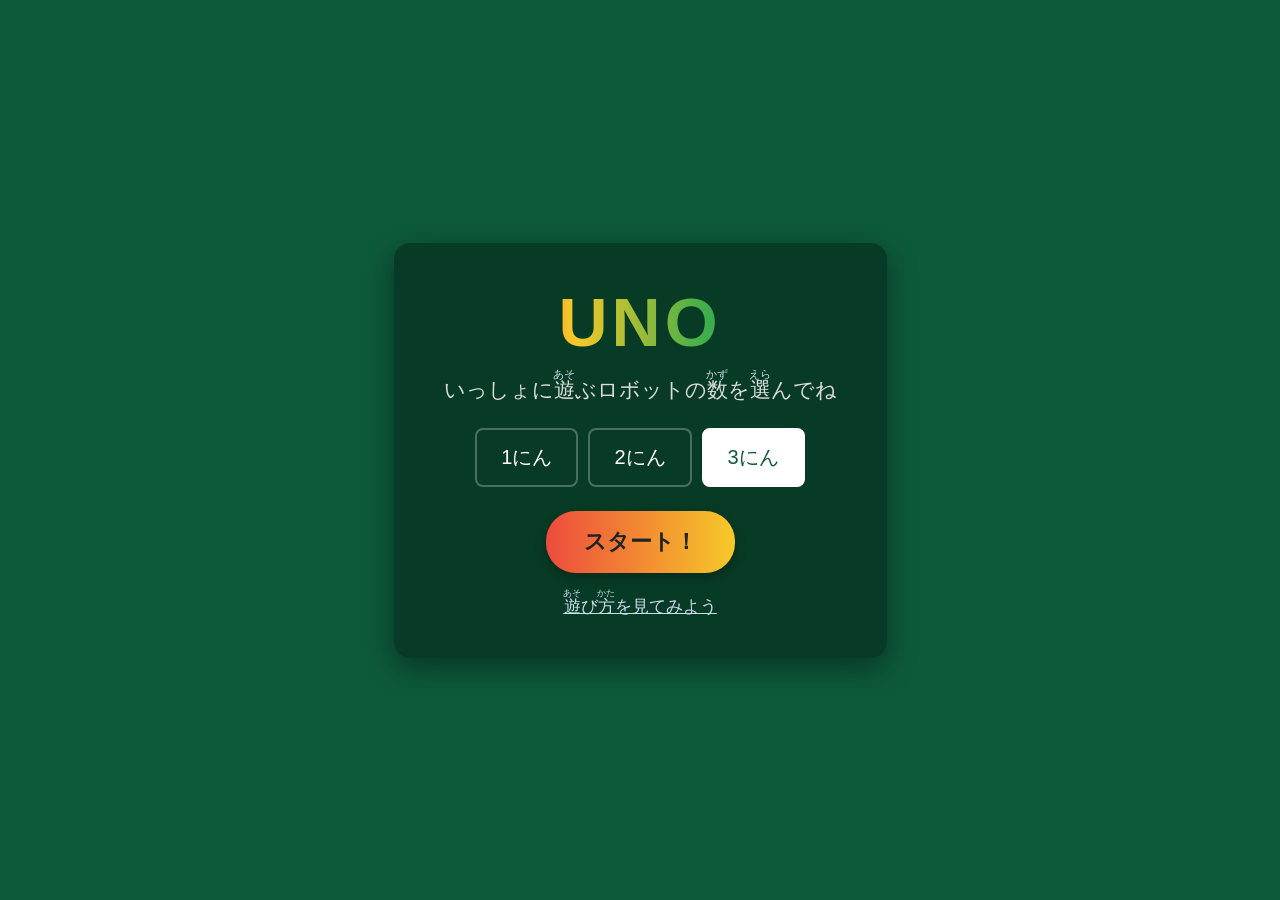
<file: index.html>
<!DOCTYPE html>
<html lang="ja">
<head>
<meta charset="UTF-8">
<meta name="viewport" content="width=device-width, initial-scale=1.0">
<title>UNO</title>
<link rel="stylesheet" href="style.css">
</head>
<body>

<div id="setup-screen" class="screen">
  <div class="setup-box">
    <h1 class="title">UNO</h1>
    <p class="subtitle">いっしょに<ruby>遊<rt>あそ</rt></ruby>ぶロボットの<ruby>数<rt>かず</rt></ruby>を<ruby>選<rt>えら</rt></ruby>んでね</p>
    <div class="opponent-select" id="opponent-select">
      <button class="opt-btn" data-count="1">1にん</button>
      <button class="opt-btn" data-count="2">2にん</button>
      <button class="opt-btn selected" data-count="3">3にん</button>
    </div>
    <button id="start-btn" class="primary-btn">スタート！</button>
    <a href="rules.html" class="rules-link" target="_blank" rel="noopener"><ruby>遊<rt>あそ</rt></ruby>び<ruby>方<rt>かた</rt></ruby>を見てみよう</a>
  </div>
</div>

<div id="janken-screen" class="screen hidden">
  <div class="setup-box">
    <h1 class="title-small">じゃんけん</h1>
    <p id="janken-message" class="subtitle"><ruby>最初<rt>さいしょ</rt></ruby>に<ruby>遊<rt>あそ</rt></ruby>ぶ<ruby>人<rt>ひと</rt></ruby>をじゃんけんできめるよ！</p>
    <div id="janken-throws" class="janken-throws"></div>
    <div id="janken-hands" class="janken-hands">
      <button class="janken-btn" data-hand="rock">✊<br>グー</button>
      <button class="janken-btn" data-hand="scissors">✌️<br>チョキ</button>
      <button class="janken-btn" data-hand="paper">✋<br>パー</button>
    </div>
    <button id="janken-start-btn" class="primary-btn hidden">はじめる</button>
  </div>
</div>

<div id="game-screen" class="screen hidden">
  <div id="opponents-area"></div>

  <div id="table-area">
    <div id="log-box"></div>
    <div id="table-center">
      <div id="center-area">
        <div id="draw-pile" class="pile">
          <div class="card card-back"></div>
          <div id="draw-count" class="pile-count">0</div>
        </div>
        <div id="discard-pile" class="pile">
          <div id="current-color-ring"></div>
        </div>
      </div>
      <div id="direction-indicator">↻ とけいまわり</div>
    </div>
  </div>

  <div id="player-area">
    <div id="player-info">
      <span id="turn-indicator"></span>
      <button id="uno-btn" class="uno-btn hidden">UNO!</button>
    </div>
    <div id="player-hand"></div>
    <div id="player-controls">
      <button id="play-btn" class="secondary-btn play-btn hidden"><ruby>出<rt>だ</rt></ruby>す</button>
      <button id="draw-btn" class="secondary-btn">カードを<ruby>引<rt>ひ</rt></ruby>く</button>
      <button id="pass-btn" class="secondary-btn hidden">パス</button>
      <button id="newgame-btn" class="secondary-btn"><ruby>最初<rt>さいしょ</rt></ruby>から</button>
      <a href="rules.html" class="secondary-btn rules-link-ingame" target="_blank" rel="noopener"><ruby>遊<rt>あそ</rt></ruby>び<ruby>方<rt>かた</rt></ruby></a>
    </div>
  </div>
</div>

<div id="color-modal" class="modal hidden">
  <div class="modal-box">
    <p><ruby>色<rt>いろ</rt></ruby>を<ruby>選<rt>えら</rt></ruby>んでね</p>
    <div class="color-choice">
      <button class="color-btn" data-color="red"></button>
      <button class="color-btn" data-color="yellow"></button>
      <button class="color-btn" data-color="green"></button>
      <button class="color-btn" data-color="blue"></button>
    </div>
  </div>
</div>

<div id="result-modal" class="modal hidden">
  <div class="modal-box">
    <h2 id="result-text"></h2>
    <button id="result-newgame-btn" class="primary-btn">もう<ruby>一回<rt>いっかい</rt></ruby><ruby>遊<rt>あそ</rt></ruby>ぶ</button>
  </div>
</div>

<script src="script.js"></script>
</body>
</html>
</file>
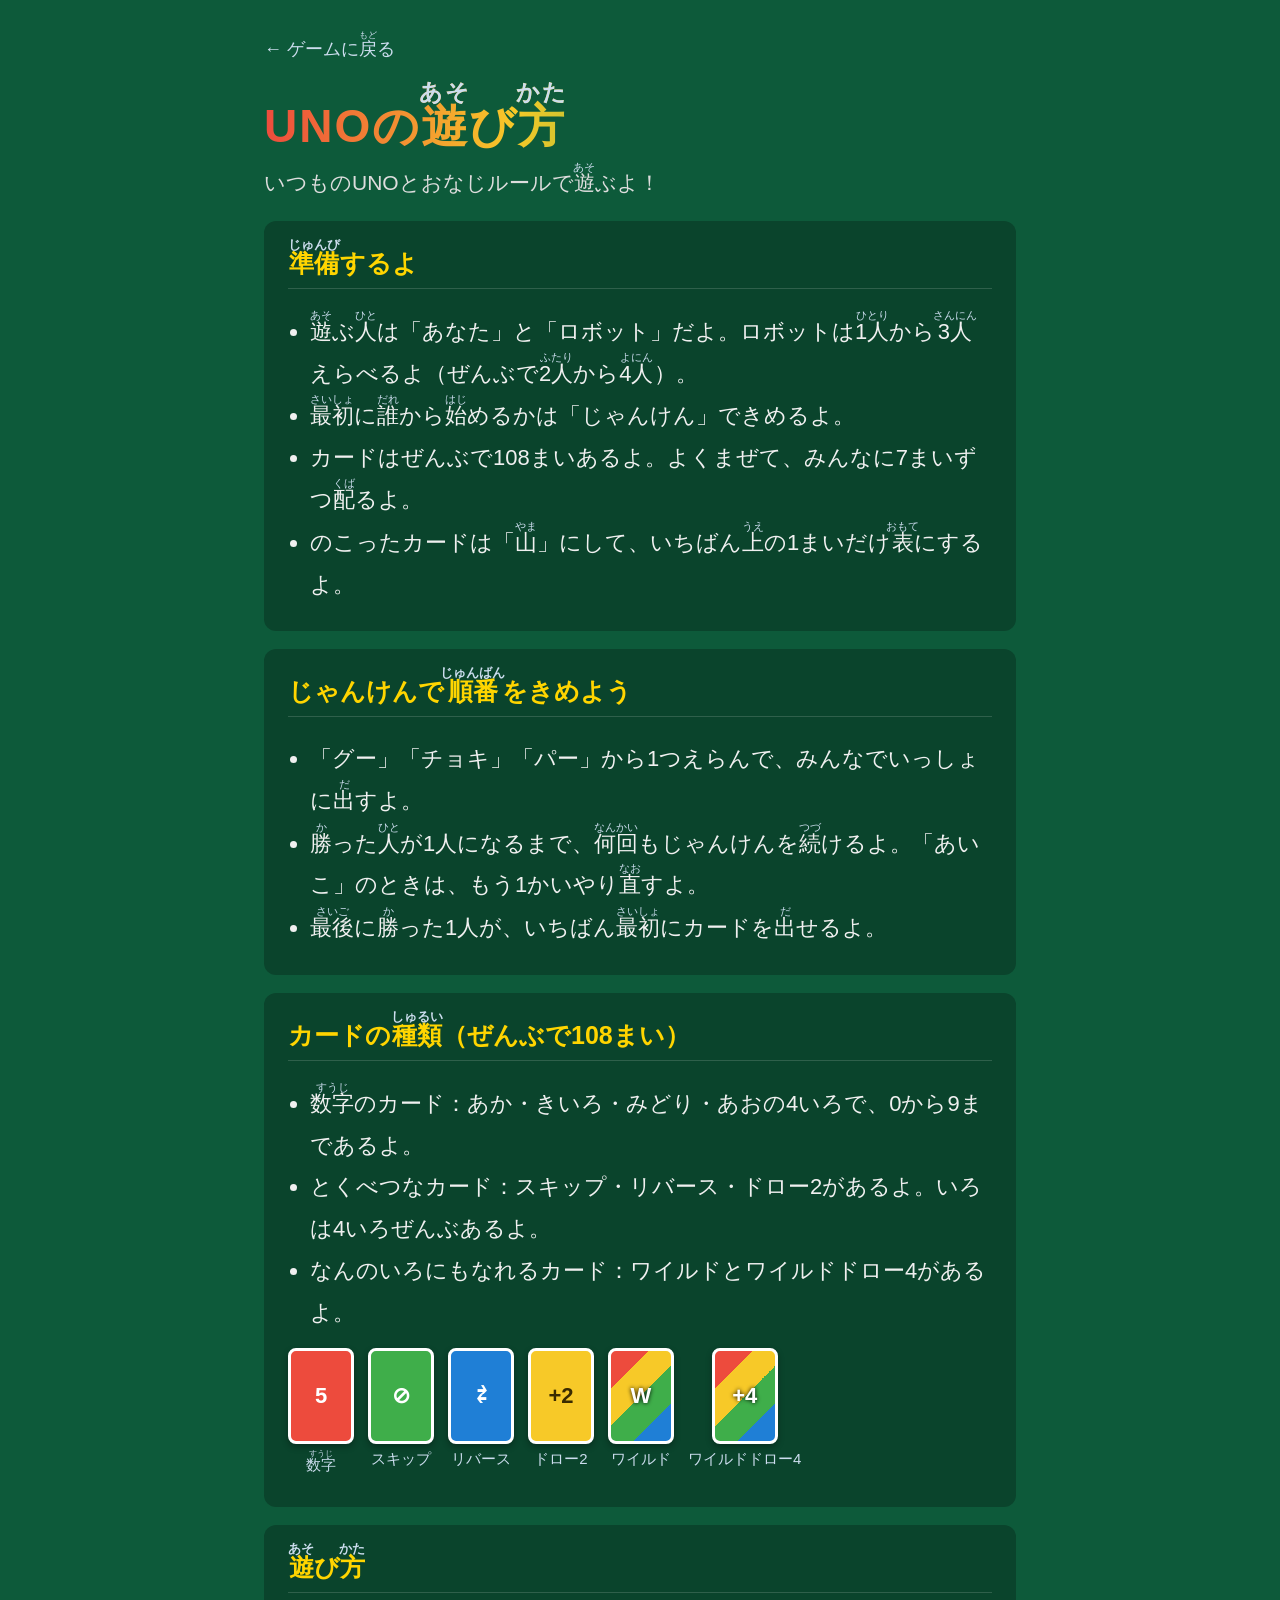
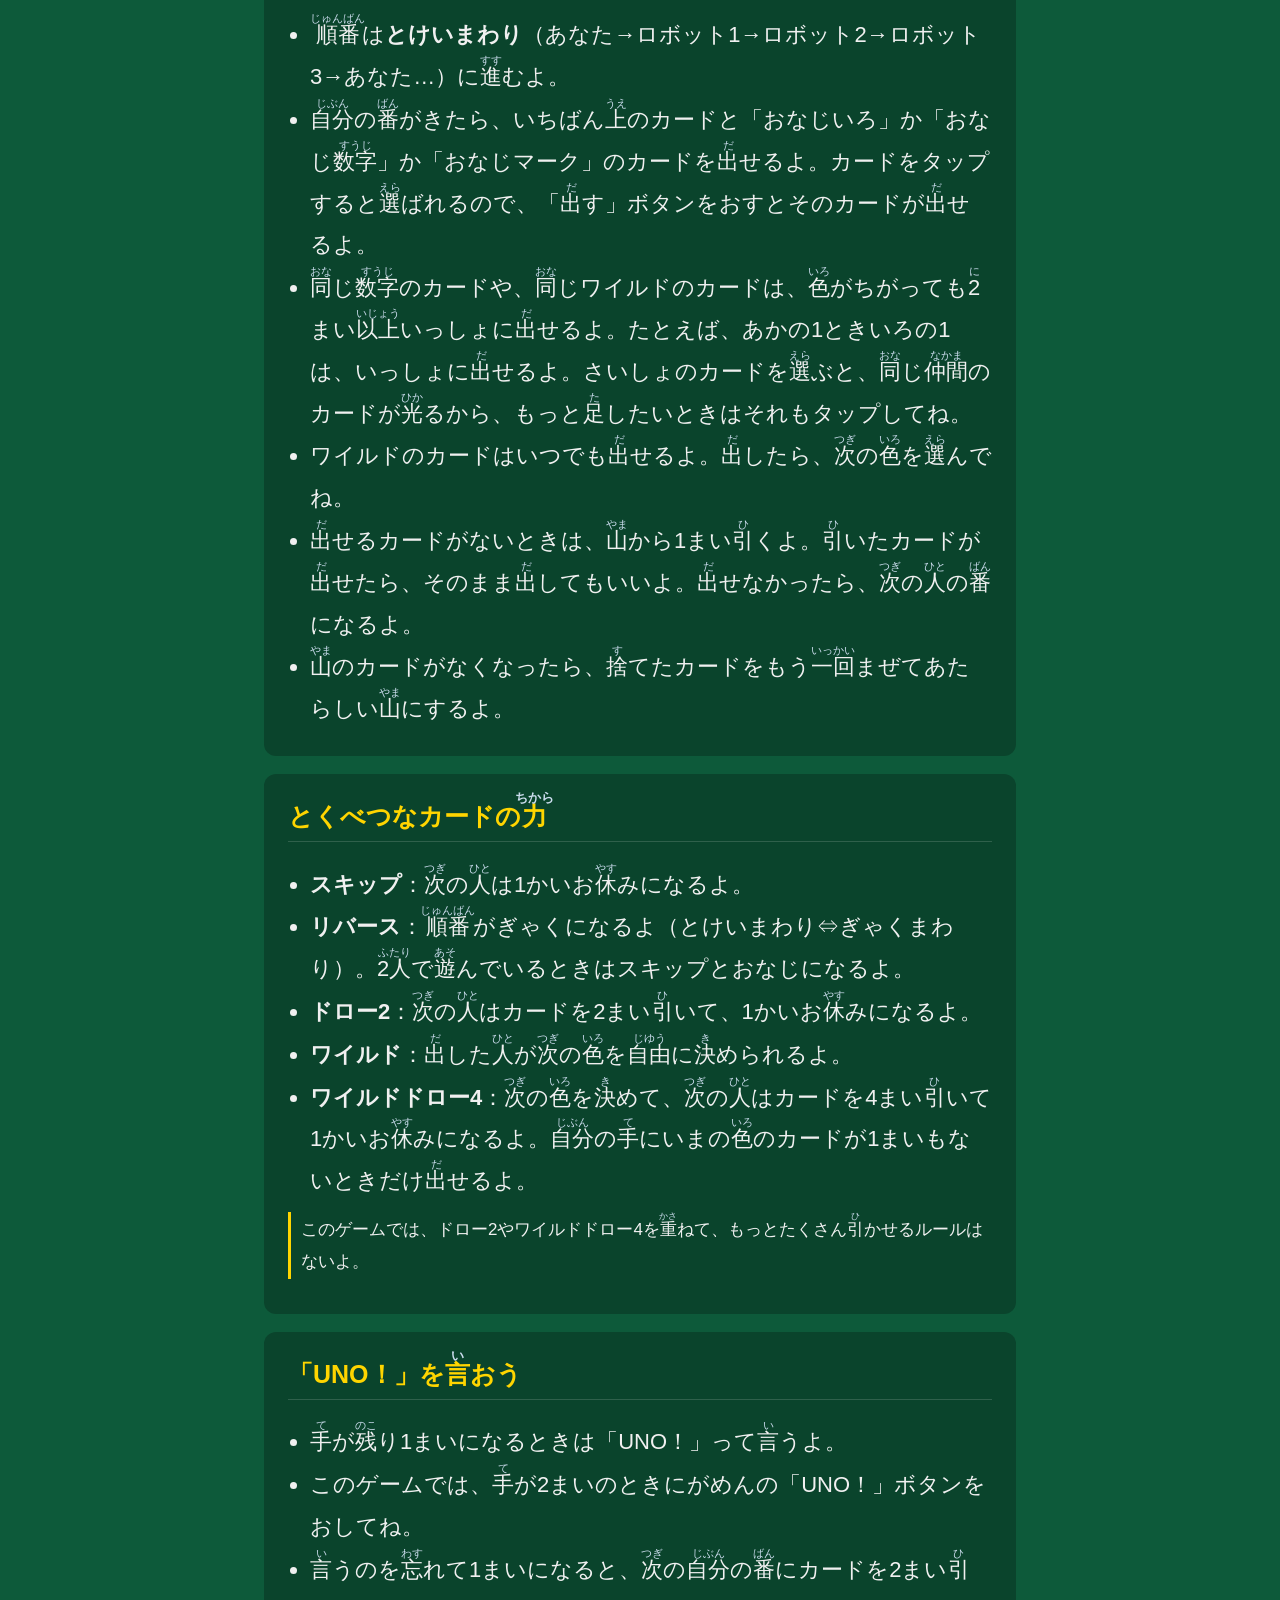
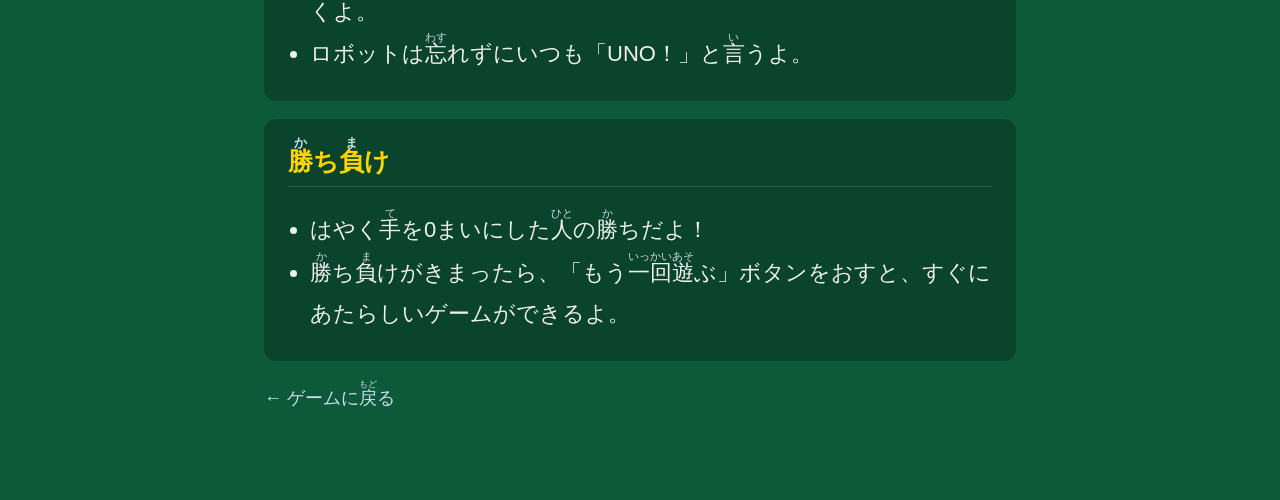
<file: rules.html>
<!DOCTYPE html>
<html lang="ja" class="rules-page">
<head>
<meta charset="UTF-8">
<meta name="viewport" content="width=device-width, initial-scale=1.0">
<title>UNO - 遊び方</title>
<link rel="stylesheet" href="style.css">
</head>
<body class="rules-page">
<div class="rules-wrap">
  <a class="back-link" href="index.html">&larr; ゲームに<ruby>戻<rt>もど</rt></ruby>る</a>
  <h1>UNOの<ruby>遊<rt>あそ</rt></ruby>び<ruby>方<rt>かた</rt></ruby></h1>
  <p class="subtitle">いつものUNOとおなじルールで<ruby>遊<rt>あそ</rt></ruby>ぶよ！</p>

  <div class="rules-section">
    <h2><ruby>準備<rt>じゅんび</rt></ruby>するよ</h2>
    <ul>
      <li><ruby>遊<rt>あそ</rt></ruby>ぶ<ruby>人<rt>ひと</rt></ruby>は「あなた」と「ロボット」だよ。ロボットは<ruby>1人<rt>ひとり</rt></ruby>から<ruby>3人<rt>さんにん</rt></ruby>えらべるよ（ぜんぶで<ruby>2人<rt>ふたり</rt></ruby>から<ruby>4人<rt>よにん</rt></ruby>）。</li>
      <li><ruby>最初<rt>さいしょ</rt></ruby>に<ruby>誰<rt>だれ</rt></ruby>から<ruby>始<rt>はじ</rt></ruby>めるかは「じゃんけん」できめるよ。</li>
      <li>カードはぜんぶで108まいあるよ。よくまぜて、みんなに7まいずつ<ruby>配<rt>くば</rt></ruby>るよ。</li>
      <li>のこったカードは「<ruby>山<rt>やま</rt></ruby>」にして、いちばん<ruby>上<rt>うえ</rt></ruby>の1まいだけ<ruby>表<rt>おもて</rt></ruby>にするよ。</li>
    </ul>
  </div>

  <div class="rules-section">
    <h2>じゃんけんで<ruby>順番<rt>じゅんばん</rt></ruby>をきめよう</h2>
    <ul>
      <li>「グー」「チョキ」「パー」から1つえらんで、みんなでいっしょに<ruby>出<rt>だ</rt></ruby>すよ。</li>
      <li><ruby>勝<rt>か</rt></ruby>った<ruby>人<rt>ひと</rt></ruby>が1人になるまで、<ruby>何回<rt>なんかい</rt></ruby>もじゃんけんを<ruby>続<rt>つづ</rt></ruby>けるよ。「あいこ」のときは、もう1かいやり<ruby>直<rt>なお</rt></ruby>すよ。</li>
      <li><ruby>最後<rt>さいご</rt></ruby>に<ruby>勝<rt>か</rt></ruby>った1人が、いちばん<ruby>最初<rt>さいしょ</rt></ruby>にカードを<ruby>出<rt>だ</rt></ruby>せるよ。</li>
    </ul>
  </div>

  <div class="rules-section">
    <h2>カードの<ruby>種類<rt>しゅるい</rt></ruby>（ぜんぶで108まい）</h2>
    <ul>
      <li><ruby>数字<rt>すうじ</rt></ruby>のカード：あか・きいろ・みどり・あおの4いろで、0から9まであるよ。</li>
      <li>とくべつなカード：スキップ・リバース・ドロー2があるよ。いろは4いろぜんぶあるよ。</li>
      <li>なんのいろにもなれるカード：ワイルドとワイルドドロー4があるよ。</li>
    </ul>
    <div class="card-sample-row">
      <div class="card-sample"><div class="card red">5</div><div class="card-sample-label"><ruby>数字<rt>すうじ</rt></ruby></div></div>
      <div class="card-sample"><div class="card green">⊘</div><div class="card-sample-label">スキップ</div></div>
      <div class="card-sample"><div class="card blue">⇄</div><div class="card-sample-label">リバース</div></div>
      <div class="card-sample"><div class="card yellow">+2</div><div class="card-sample-label">ドロー2</div></div>
      <div class="card-sample"><div class="card wild">W</div><div class="card-sample-label">ワイルド</div></div>
      <div class="card-sample"><div class="card wild">+4</div><div class="card-sample-label">ワイルドドロー4</div></div>
    </div>
  </div>

  <div class="rules-section">
    <h2><ruby>遊<rt>あそ</rt></ruby>び<ruby>方<rt>かた</rt></ruby></h2>
    <ul>
      <li><ruby>順番<rt>じゅんばん</rt></ruby>は<strong>とけいまわり</strong>（あなた→ロボット1→ロボット2→ロボット3→あなた…）に<ruby>進<rt>すす</rt></ruby>むよ。</li>
      <li><ruby>自分<rt>じぶん</rt></ruby>の<ruby>番<rt>ばん</rt></ruby>がきたら、いちばん<ruby>上<rt>うえ</rt></ruby>のカードと「おなじいろ」か「おなじ<ruby>数字<rt>すうじ</rt></ruby>」か「おなじマーク」のカードを<ruby>出<rt>だ</rt></ruby>せるよ。カードをタップすると<ruby>選<rt>えら</rt></ruby>ばれるので、「<ruby>出<rt>だ</rt></ruby>す」ボタンをおすとそのカードが<ruby>出<rt>だ</rt></ruby>せるよ。</li>
      <li><ruby>同<rt>おな</rt></ruby>じ<ruby>数字<rt>すうじ</rt></ruby>のカードや、<ruby>同<rt>おな</rt></ruby>じワイルドのカードは、<ruby>色<rt>いろ</rt></ruby>がちがっても<ruby>2<rt>に</rt></ruby>まい<ruby>以上<rt>いじょう</rt></ruby>いっしょに<ruby>出<rt>だ</rt></ruby>せるよ。たとえば、あかの1ときいろの1は、いっしょに<ruby>出<rt>だ</rt></ruby>せるよ。さいしょのカードを<ruby>選<rt>えら</rt></ruby>ぶと、<ruby>同<rt>おな</rt></ruby>じ<ruby>仲間<rt>なかま</rt></ruby>のカードが<ruby>光<rt>ひか</rt></ruby>るから、もっと<ruby>足<rt>た</rt></ruby>したいときはそれもタップしてね。</li>
      <li>ワイルドのカードはいつでも<ruby>出<rt>だ</rt></ruby>せるよ。<ruby>出<rt>だ</rt></ruby>したら、<ruby>次<rt>つぎ</rt></ruby>の<ruby>色<rt>いろ</rt></ruby>を<ruby>選<rt>えら</rt></ruby>んでね。</li>
      <li><ruby>出<rt>だ</rt></ruby>せるカードがないときは、<ruby>山<rt>やま</rt></ruby>から1まい<ruby>引<rt>ひ</rt></ruby>くよ。<ruby>引<rt>ひ</rt></ruby>いたカードが<ruby>出<rt>だ</rt></ruby>せたら、そのまま<ruby>出<rt>だ</rt></ruby>してもいいよ。<ruby>出<rt>だ</rt></ruby>せなかったら、<ruby>次<rt>つぎ</rt></ruby>の<ruby>人<rt>ひと</rt></ruby>の<ruby>番<rt>ばん</rt></ruby>になるよ。</li>
      <li><ruby>山<rt>やま</rt></ruby>のカードがなくなったら、<ruby>捨<rt>す</rt></ruby>てたカードをもう<ruby>一回<rt>いっかい</rt></ruby>まぜてあたらしい<ruby>山<rt>やま</rt></ruby>にするよ。</li>
    </ul>
  </div>

  <div class="rules-section">
    <h2>とくべつなカードの<ruby>力<rt>ちから</rt></ruby></h2>
    <ul>
      <li><strong>スキップ</strong>：<ruby>次<rt>つぎ</rt></ruby>の<ruby>人<rt>ひと</rt></ruby>は1かいお<ruby>休<rt>やす</rt></ruby>みになるよ。</li>
      <li><strong>リバース</strong>：<ruby>順番<rt>じゅんばん</rt></ruby>がぎゃくになるよ（とけいまわり⇔ぎゃくまわり）。<ruby>2人<rt>ふたり</rt></ruby>で<ruby>遊<rt>あそ</rt></ruby>んでいるときはスキップとおなじになるよ。</li>
      <li><strong>ドロー2</strong>：<ruby>次<rt>つぎ</rt></ruby>の<ruby>人<rt>ひと</rt></ruby>はカードを2まい<ruby>引<rt>ひ</rt></ruby>いて、1かいお<ruby>休<rt>やす</rt></ruby>みになるよ。</li>
      <li><strong>ワイルド</strong>：<ruby>出<rt>だ</rt></ruby>した<ruby>人<rt>ひと</rt></ruby>が<ruby>次<rt>つぎ</rt></ruby>の<ruby>色<rt>いろ</rt></ruby>を<ruby>自由<rt>じゆう</rt></ruby>に<ruby>決<rt>き</rt></ruby>められるよ。</li>
      <li><strong>ワイルドドロー4</strong>：<ruby>次<rt>つぎ</rt></ruby>の<ruby>色<rt>いろ</rt></ruby>を<ruby>決<rt>き</rt></ruby>めて、<ruby>次<rt>つぎ</rt></ruby>の<ruby>人<rt>ひと</rt></ruby>はカードを4まい<ruby>引<rt>ひ</rt></ruby>いて1かいお<ruby>休<rt>やす</rt></ruby>みになるよ。<ruby>自分<rt>じぶん</rt></ruby>の<ruby>手<rt>て</rt></ruby>にいまの<ruby>色<rt>いろ</rt></ruby>のカードが1まいもないときだけ<ruby>出<rt>だ</rt></ruby>せるよ。</li>
    </ul>
    <p class="rules-note">このゲームでは、ドロー2やワイルドドロー4を<ruby>重<rt>かさ</rt></ruby>ねて、もっとたくさん<ruby>引<rt>ひ</rt></ruby>かせるルールはないよ。</p>
  </div>

  <div class="rules-section">
    <h2>「UNO！」を<ruby>言<rt>い</rt></ruby>おう</h2>
    <ul>
      <li><ruby>手<rt>て</rt></ruby>が<ruby>残<rt>のこ</rt></ruby>り1まいになるときは「UNO！」って<ruby>言<rt>い</rt></ruby>うよ。</li>
      <li>このゲームでは、<ruby>手<rt>て</rt></ruby>が2まいのときにがめんの「UNO！」ボタンをおしてね。</li>
      <li><ruby>言<rt>い</rt></ruby>うのを<ruby>忘<rt>わす</rt></ruby>れて1まいになると、<ruby>次<rt>つぎ</rt></ruby>の<ruby>自分<rt>じぶん</rt></ruby>の<ruby>番<rt>ばん</rt></ruby>にカードを2まい<ruby>引<rt>ひ</rt></ruby>くよ。</li>
      <li>ロボットは<ruby>忘<rt>わす</rt></ruby>れずにいつも「UNO！」と<ruby>言<rt>い</rt></ruby>うよ。</li>
    </ul>
  </div>

  <div class="rules-section">
    <h2><ruby>勝<rt>か</rt></ruby>ち<ruby>負<rt>ま</rt></ruby>け</h2>
    <ul>
      <li>はやく<ruby>手<rt>て</rt></ruby>を0まいにした<ruby>人<rt>ひと</rt></ruby>の<ruby>勝<rt>か</rt></ruby>ちだよ！</li>
      <li><ruby>勝<rt>か</rt></ruby>ち<ruby>負<rt>ま</rt></ruby>けがきまったら、「もう<ruby>一回<rt>いっかい</rt></ruby><ruby>遊<rt>あそ</rt></ruby>ぶ」ボタンをおすと、すぐにあたらしいゲームができるよ。</li>
    </ul>
  </div>

  <a class="back-link" href="index.html">&larr; ゲームに<ruby>戻<rt>もど</rt></ruby>る</a>
</div>
</body>
</html>
</file>
<file: style.css>
* { box-sizing: border-box; }

:root {
  --red: #ed4b3d;
  --yellow: #f7c928;
  --green: #3fae4a;
  --blue: #1f7fd6;
  --wild: #2b2b33;
  --table: #0d5a3a;
}

html, body {
  margin: 0;
  padding: 0;
  min-height: 100%;
  font-family: "Segoe UI", "Hiragino Kaku Gothic ProN", Meiryo, sans-serif;
  background: var(--table);
  color: #fff;
  overflow-y: auto;
}

.hidden { display: none !important; }

ruby { ruby-align: center; }
rt { font-size: 0.5em; color: #cde; user-select: none; }

/* ---------- Setup screen ---------- */
#setup-screen {
  min-height: 100vh;
  display: flex;
  align-items: center;
  justify-content: center;
}

.setup-box {
  background: rgba(0,0,0,0.35);
  padding: 40px 50px;
  border-radius: 16px;
  text-align: center;
  box-shadow: 0 10px 30px rgba(0,0,0,0.4);
}

.title {
  font-size: 68px;
  margin: 0 0 8px;
  letter-spacing: 4px;
  background: linear-gradient(90deg, var(--red), var(--yellow), var(--green), var(--blue));
  -webkit-background-clip: text;
  background-clip: text;
  color: transparent;
}

.title-small {
  font-size: 42px;
  margin: 0 0 8px;
  letter-spacing: 2px;
  background: linear-gradient(90deg, var(--red), var(--yellow), var(--green), var(--blue));
  -webkit-background-clip: text;
  background-clip: text;
  color: transparent;
}

.subtitle {
  margin: 0 0 24px;
  color: #ddd;
  font-size: 21px;
}

.opponent-select {
  display: flex;
  gap: 10px;
  justify-content: center;
  margin-bottom: 24px;
}

.opt-btn {
  padding: 14px 24px;
  font-size: 20px;
  border-radius: 8px;
  border: 2px solid #fff4;
  background: transparent;
  color: #fff;
  cursor: pointer;
}

.opt-btn.selected, .opt-btn:hover {
  background: #fff;
  color: #0d5a3a;
  border-color: #fff;
}

.primary-btn {
  padding: 16px 38px;
  font-size: 22px;
  font-weight: bold;
  border: none;
  border-radius: 30px;
  background: linear-gradient(90deg, var(--red), var(--yellow));
  color: #222;
  cursor: pointer;
  box-shadow: 0 4px 12px rgba(0,0,0,0.3);
}

.primary-btn:hover { filter: brightness(1.08); }

.rules-link {
  display: block;
  margin-top: 16px;
  color: #cde;
  font-size: 17px;
  text-decoration: underline;
}

.rules-link:hover { color: #fff; }

.rules-link-ingame {
  display: inline-flex;
  align-items: center;
  text-decoration: none;
}

/* ---------- Janken screen ---------- */
#janken-screen {
  min-height: 100vh;
  display: flex;
  align-items: center;
  justify-content: center;
}

.janken-throws {
  display: flex;
  gap: 18px;
  justify-content: center;
  flex-wrap: wrap;
  min-height: 76px;
  margin: 10px 0;
}

.janken-throw { text-align: center; }

.janken-throw-emoji { font-size: 40px; }

.janken-throw-name {
  font-size: 15px;
  color: #cde;
  margin-top: 4px;
}

.janken-hands {
  display: flex;
  gap: 16px;
  justify-content: center;
  margin: 18px 0;
}

.janken-btn {
  font-size: 20px;
  line-height: 1.7;
  padding: 16px 22px;
  border-radius: 16px;
  border: 2px solid #fff4;
  background: rgba(255,255,255,0.08);
  color: #fff;
  cursor: pointer;
}

.janken-btn:hover:not(:disabled) {
  background: #fff;
  color: #0d5a3a;
}

.janken-btn:disabled { opacity: 0.4; cursor: default; }

/* ---------- Game screen ---------- */
#game-screen {
  min-height: 100vh;
  display: flex;
  flex-direction: column;
  padding: 10px;
}

#opponents-area {
  display: flex;
  justify-content: center;
  gap: 24px;
  padding: 6px 0 10px;
  flex-wrap: wrap;
}

.opponent {
  text-align: center;
  min-width: 110px;
  padding: 8px;
  border-radius: 10px;
  background: rgba(0,0,0,0.2);
  position: relative;
}

.opponent.active-turn {
  outline: 3px solid #ffd500;
  box-shadow: 0 0 14px #ffd500aa;
}

.opponent-name {
  font-weight: bold;
  margin-bottom: 4px;
  font-size: 18px;
}

.opponent-hand {
  display: flex;
  justify-content: center;
}

.opponent-hand .card-back {
  width: 34px;
  height: 50px;
  margin-left: -18px;
}
.opponent-hand .card-back:first-child { margin-left: 0; }

.opponent-count {
  margin-top: 4px;
  font-size: 16px;
  color: #ffd500;
  font-weight: bold;
}

.opponent-uno {
  position: absolute;
  top: -10px;
  right: -6px;
  background: #ed4b3d;
  color: #fff;
  font-size: 12px;
  font-weight: bold;
  padding: 3px 6px;
  border-radius: 10px;
  transform: rotate(10deg);
}

#table-area {
  flex: 1;
  display: flex;
  align-items: center;
  justify-content: center;
  gap: 24px;
  min-height: 0;
  width: 100%;
}

#table-center {
  display: flex;
  flex-direction: column;
  align-items: center;
  gap: 20px;
}

#direction-indicator {
  font-size: 18px;
  font-weight: bold;
  color: #ffd500;
}

#log-box {
  flex-shrink: 0;
  align-self: stretch;
  width: 240px;
  max-height: 320px;
  overflow-y: auto;
  font-size: 16px;
  color: #cde;
  background: rgba(0,0,0,0.2);
  border-radius: 8px;
  padding: 8px;
  line-height: 1.5;
}

#center-area {
  display: flex;
  align-items: center;
  gap: 40px;
}

.pile {
  width: 88px;
  height: 128px;
  position: relative;
}

.pile-count {
  position: absolute;
  bottom: -28px;
  width: 100%;
  text-align: center;
  font-size: 16px;
  color: #ffd500;
  font-weight: bold;
}

#discard-pile {
  display: flex;
  align-items: center;
  justify-content: center;
}

#current-color-ring {
  width: 112px;
  height: 148px;
  border-radius: 12px;
  display: flex;
  align-items: center;
  justify-content: center;
  transition: box-shadow 0.3s;
}

/* ---------- Cards ---------- */
.card {
  width: 84px;
  height: 122px;
  border-radius: 8px;
  background: #fff;
  border: 3px solid #fff;
  display: inline-flex;
  align-items: center;
  justify-content: center;
  font-size: 30px;
  font-weight: 800;
  position: relative;
  cursor: pointer;
  user-select: none;
  box-shadow: 0 3px 6px rgba(0,0,0,0.3);
  transition: transform 0.15s;
  flex-shrink: 0;
}

.card.disabled {
  cursor: default;
  filter: brightness(0.75);
}

.card:not(.disabled):hover {
  transform: translateY(-10px);
}

.card.selected {
  transform: translateY(-16px);
  box-shadow: 0 0 0 4px #ffd500, 0 6px 14px rgba(0,0,0,0.4);
}

.card.selected:hover {
  transform: translateY(-16px);
}

.card.joinable {
  box-shadow: 0 0 0 3px #ffe066cc;
}

.card-back {
  background: repeating-linear-gradient(45deg, #1f2440, #1f2440 6px, #2c3266 6px, #2c3266 12px);
  border: 3px solid #fff;
  border-radius: 8px;
  cursor: default;
}

.card.red { background: var(--red); color: #fff; }
.card.yellow { background: var(--yellow); color: #3a2b00; }
.card.green { background: var(--green); color: #fff; }
.card.blue { background: var(--blue); color: #fff; }
.card.wild { background: linear-gradient(135deg, var(--red) 25%, var(--yellow) 25% 50%, var(--green) 50% 75%, var(--blue) 75%); color: #fff; text-shadow: 0 0 4px #000; }

/* ---------- Player area ---------- */
#player-area {
  padding-top: 6px;
}

#player-info {
  display: flex;
  align-items: center;
  justify-content: center;
  gap: 14px;
  margin-bottom: 6px;
  min-height: 34px;
}

#turn-indicator {
  font-weight: bold;
  color: #ffd500;
  font-size: 20px;
}

.uno-btn {
  padding: 10px 26px;
  border-radius: 20px;
  border: none;
  background: var(--red);
  color: #fff;
  font-weight: 900;
  font-size: 20px;
  cursor: pointer;
  animation: pulse 0.9s infinite;
}

@keyframes pulse {
  0% { transform: scale(1); }
  50% { transform: scale(1.08); }
  100% { transform: scale(1); }
}

#player-hand {
  display: flex;
  justify-content: center;
  padding: 10px 0;
  min-height: 145px;
  flex-wrap: wrap;
  gap: 6px;
}

#player-controls {
  display: flex;
  justify-content: center;
  gap: 12px;
  padding-bottom: 8px;
}

.secondary-btn {
  padding: 12px 22px;
  border-radius: 20px;
  border: 2px solid #fff8;
  background: rgba(255,255,255,0.08);
  color: #fff;
  cursor: pointer;
  font-size: 18px;
}

.play-btn {
  background: linear-gradient(90deg, var(--green), #2ecf5f);
  border: none;
  color: #06331a;
  font-weight: bold;
  animation: pulse 0.9s infinite;
}

.play-btn:hover { filter: brightness(1.08); background: linear-gradient(90deg, var(--green), #2ecf5f); }

.secondary-btn:hover { background: rgba(255,255,255,0.2); }
.secondary-btn:disabled { opacity: 0.4; cursor: default; }

/* ---------- Modals ---------- */
.modal {
  position: fixed;
  inset: 0;
  background: rgba(0,0,0,0.6);
  display: flex;
  align-items: center;
  justify-content: center;
  z-index: 10;
}

.modal-box {
  background: #16324f;
  padding: 30px 40px;
  border-radius: 14px;
  text-align: center;
  box-shadow: 0 10px 30px rgba(0,0,0,0.5);
}

.color-choice {
  display: flex;
  gap: 14px;
  margin-top: 16px;
}

.color-btn {
  width: 66px;
  height: 66px;
  border-radius: 50%;
  border: 3px solid #fff;
  cursor: pointer;
}

.color-btn[data-color="red"] { background: var(--red); }
.color-btn[data-color="yellow"] { background: var(--yellow); }
.color-btn[data-color="green"] { background: var(--green); }
.color-btn[data-color="blue"] { background: var(--blue); }

.color-btn:hover { transform: scale(1.1); }

#result-text {
  font-size: 30px;
  margin-bottom: 20px;
}

/* ---------- Rules page ---------- */
html.rules-page {
  height: auto;
  overflow-y: auto;
}

body.rules-page {
  height: auto;
  min-height: 100vh;
  overflow-y: auto;
  font-size: 22px;
}

.rules-wrap {
  max-width: 800px;
  margin: 0 auto;
  padding: 30px 24px 70px;
}

.rules-wrap h1 {
  font-size: 46px;
  margin: 0 0 4px;
  letter-spacing: 2px;
  background: linear-gradient(90deg, var(--red), var(--yellow), var(--green), var(--blue));
  -webkit-background-clip: text;
  background-clip: text;
  color: transparent;
}

.rules-wrap .back-link {
  display: inline-block;
  margin-bottom: 20px;
  color: #cde;
  text-decoration: none;
  font-size: 18px;
}

.rules-wrap .back-link:hover { color: #fff; }

.rules-section {
  background: rgba(0,0,0,0.25);
  border-radius: 12px;
  padding: 18px 24px;
  margin-bottom: 18px;
}

.rules-section h2 {
  margin-top: 0;
  font-size: 25px;
  color: #ffd500;
  border-bottom: 1px solid rgba(255,255,255,0.15);
  padding-bottom: 8px;
}

.rules-section p, .rules-section li {
  line-height: 1.9;
  color: #f0f0f0;
}

.rules-section ul {
  margin: 8px 0;
  padding-left: 22px;
}

.card-sample-row {
  display: flex;
  flex-wrap: wrap;
  gap: 14px;
  margin: 14px 0;
}

.card-sample {
  text-align: center;
}

.card-sample .card {
  cursor: default;
  width: 66px;
  height: 96px;
  font-size: 22px;
  margin-bottom: 6px;
}

.card-sample .card:hover { transform: none; }

.card-sample-label {
  font-size: 15px;
  color: #cde;
}

.rules-note {
  font-size: 17px;
  color: #bcd;
  border-left: 3px solid #ffd500;
  padding-left: 10px;
  margin-top: 10px;
}

/* ---------- Small screens (phones) ---------- */
@media (max-width: 700px) {
  .title { font-size: 48px; }
  .setup-box { padding: 30px 24px; }

  #table-area {
    flex-direction: column;
    gap: 12px;
  }

  #log-box {
    width: 100%;
    max-width: 420px;
    align-self: center;
    height: 90px;
    max-height: 90px;
  }

  .card {
    width: 58px;
    height: 84px;
    font-size: 22px;
  }

  .pile {
    width: 62px;
    height: 90px;
  }

  .pile-count {
    bottom: -22px;
    font-size: 14px;
  }

  #current-color-ring {
    width: 80px;
    height: 108px;
  }

  #center-area { gap: 22px; }

  .opponent-hand .card-back {
    width: 24px;
    height: 36px;
    margin-left: -13px;
  }

  #opponents-area { gap: 10px; }

  .opponent {
    min-width: 82px;
    padding: 6px;
  }

  .opponent-name { font-size: 14px; }
  .opponent-count { font-size: 13px; }

  #player-hand { min-height: 100px; }

  #player-controls {
    flex-wrap: wrap;
    gap: 8px;
  }

  .secondary-btn {
    font-size: 15px;
    padding: 10px 16px;
  }

  #turn-indicator { font-size: 17px; }

  .uno-btn {
    font-size: 17px;
    padding: 8px 20px;
  }
}
</file>
